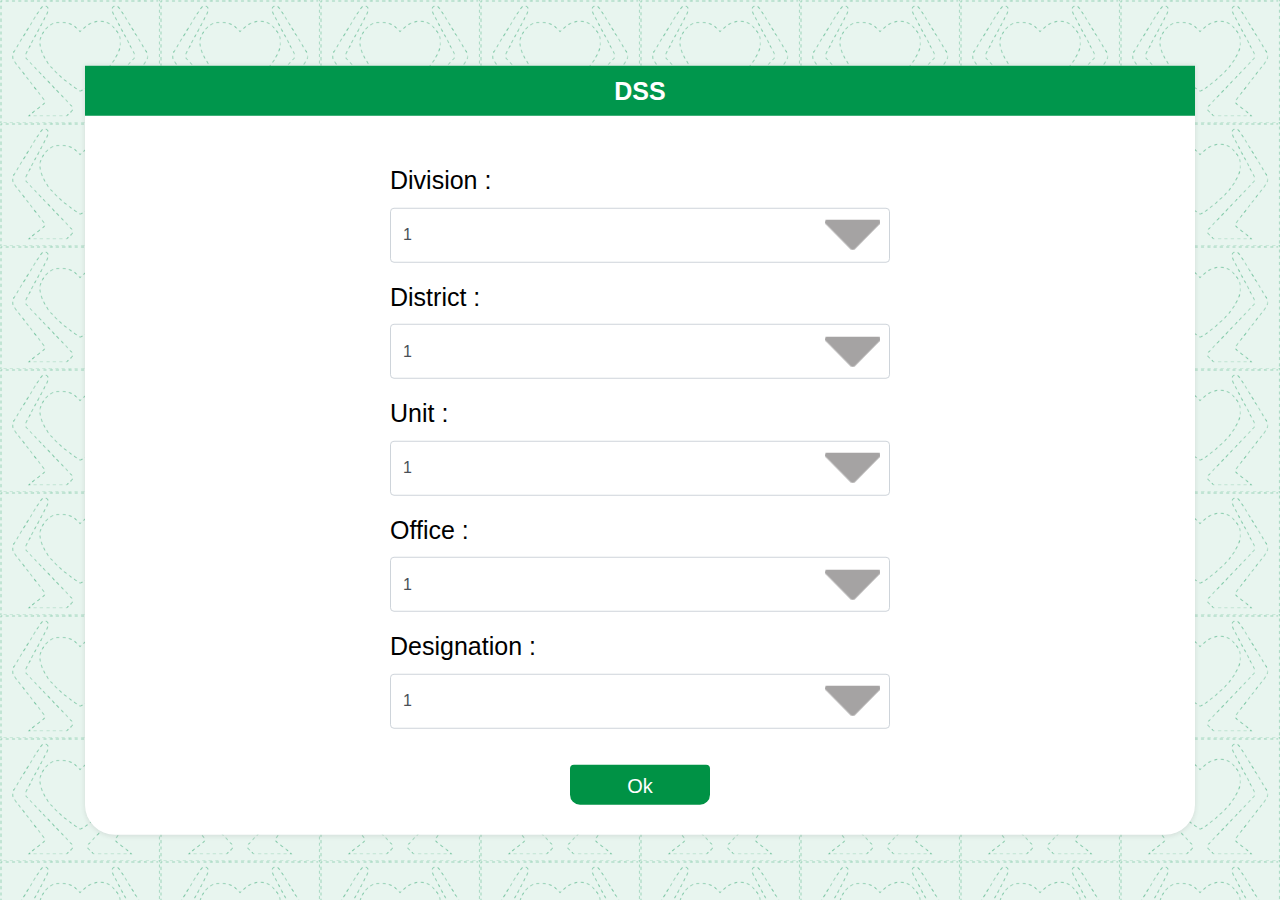
<file: dss/index.html>
<!DOCTYPE html>
<html lang="en">
  <head>
    <!-- Required meta tags -->
    <meta charset="utf-8" />
    <meta name="viewport" content="width=device-width, initial-scale=1, shrink-to-fit=no" />
    <!-- Bootstrap CSS -->
    <link rel="stylesheet" href="css/bootstrap.min.css" />
    <link rel="stylesheet" href="css/style.css" />
    <title>DSS</title>
  </head>

  <body>
	<section class="dss_sec">
		<div class="dss_inner_sec">
			<div class="container">
				<div class="row">
					<div class="col-lg-12">
						<div class="dss_form_sec">
							<div class="row mb-3">
								<div class="col-md-12">
									<div class="dss_form_heading">
										<h3>DSS</h3>
									</div>
								</div>
							</div>					
							<div class="dss_form_inner">
								<div class="row">
									<div class="col-md-12 col-lg-12">
										<div class="form-group">
											<label for="division">Division :</label>
											<select class="form-control" id="division">
											<option>1</option>
											<option>2</option>
											<option>3</option>
											<option>4</option>
											<option>5</option>
											</select>
										</div>
									</div>
									<div class="col-md-12 col-lg-12">
										<div class="form-group">
											<label for="district">District :</label>
											<select class="form-control" id="district">
											<option>1</option>
											<option>2</option>
											<option>3</option>
											<option>4</option>
											<option>5</option>
											</select>
										</div>
									</div>
									<div class="col-md-12 col-lg-12">
										<div class="form-group">
											<label for="unit">Unit :</label>
											<select class="form-control" id="unit">
											<option>1</option>
											<option>2</option>
											<option>3</option>
											<option>4</option>
											<option>5</option>
											</select>
										</div>
									</div>
									<div class="col-md-12 col-lg-12">
										<div class="form-group">
											<label for="office">Office :</label>
											<select class="form-control" id="office">
											<option>1</option>
											<option>2</option>
											<option>3</option>
											<option>4</option>
											<option>5</option>
											</select>
										</div>
									</div>
									<div class="col-md-12 col-lg-12">
										<div class="form-group">
											<label for="designation">Designation :</label>
											<select class="form-control" id="designation">
											<option>1</option>
											<option>2</option>
											<option>3</option>
											<option>4</option>
											<option>5</option>
											</select>
										</div>
									</div>
								</div>
								<div class="row">
									<div class="col-md-12">
										<div class="submit_sec">
											<button type="submit" class="btn submit_button">Ok</button>
										</div>
									</div>
								</div>
							</div>
						</div>
					</div>
				</div>
			</div>
		</div>
	</section>

    <!-- Optional JavaScript -->
    <!-- jQuery first, then Popper.js, then Bootstrap JS -->
    <script src="js/jquery-3.5.1.slim.min.js"></script>
    <script src="js/popper.min.js"></script>
    <script src="js/bootstrap.min.js"></script>
  </body>
</html>
</file>
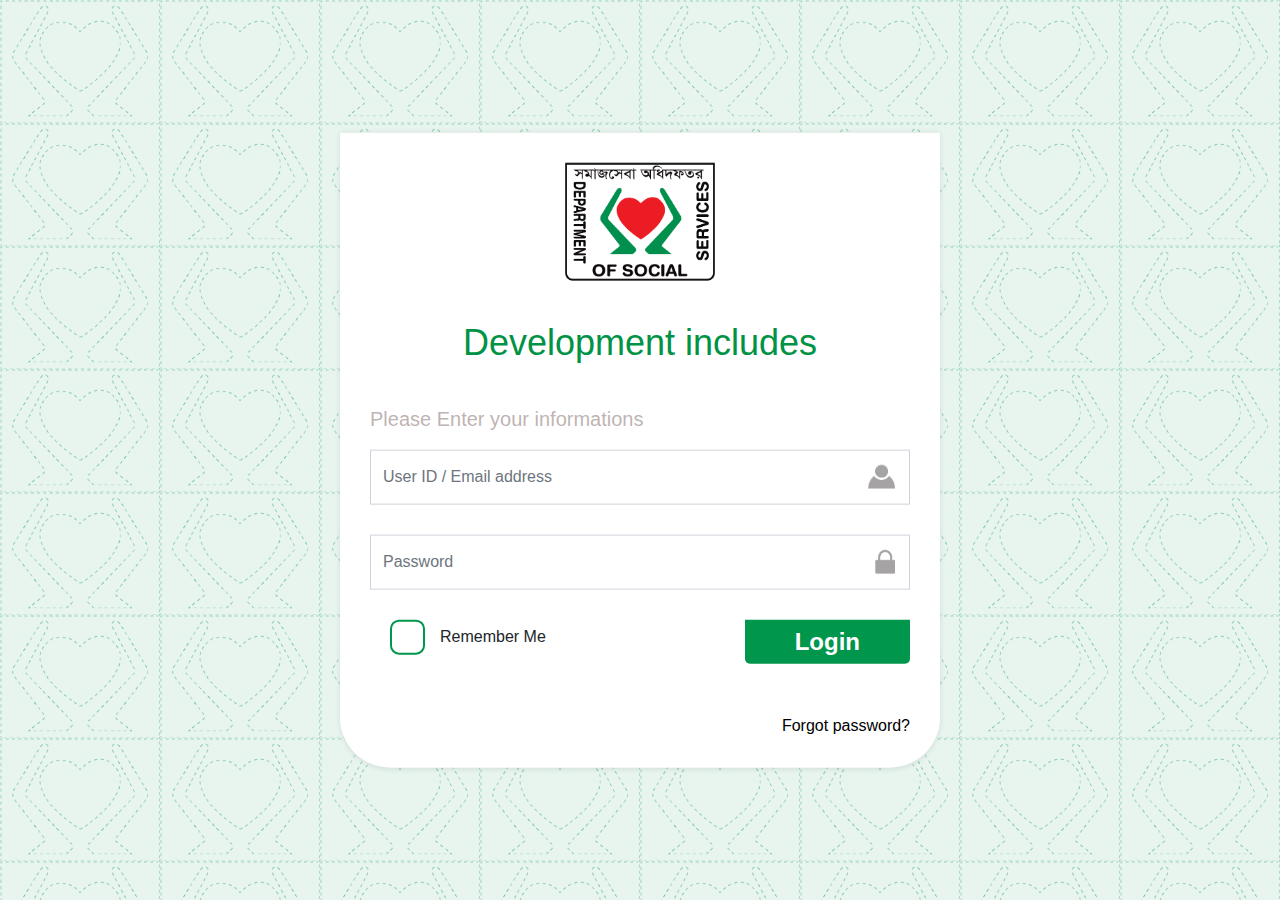
<file: login-form/index.html>
<!doctype html>
<html lang="en">
<head>
  <meta charset="utf-8">
  <meta name="viewport" content="width=device-width, initial-scale=1, shrink-to-fit=no">
  <!-- Bootstrap CSS -->
  <link rel="stylesheet" href="css/bootstrap.min.css">
  <link rel="stylesheet" href="css/style.css">
  <title>Login Form</title>
</head>

<body>
<section class="login_section">
  <div class="login_section_inner">
    <div class="container">
      <div class="row justify-content-center align-items-center">
        <diiv class="col-md-12 col-lg-12">
            <div class="login_inner_sec">                
                <div class="row ">
                  <div class="col-md-12 ">
                    <div class="login_inner_sec_header">
                      <img class="logo img-fluid" src="img/dss_logo.png" alt="">
                      <h4>Development includes</h4>
                    </div>
                  </div>
                </div>
                <div class="row">
                  <div class="col-md-12">
                    <div class="login_inner_sec_form">
                      <form>
                        <div class="row">
                          <div class="col-md-12">
                            <div class="info_sec">
                              <p>Please Enter your informations</p>
                            </div>
                          </div>
                        </div>
                        <div class="form-group">
                          <input type="email" class="form-control" id="user_id" placeholder="User ID / Email address">
                          <img src="img/userID.png" class="img-fluid input_icon" alt="">
                        </div>
                        <div class="form-group">
                          <input type="password" class="form-control" id="password" placeholder="Password">
                          <img src="img/password_icon.png" class="img-fluid input_icon" alt="">
                        </div>
                        <div class="form-row">
                          <div class="col-md-6">
                            <div class="form-group form-check">
                              <div class="checkbox_sec">
                                <input type="checkbox" class="form-check-input large_ceheckbox" id="reminder_me">
                                <label class="form-check-label" for="reminder_me"><span>Remember Me</span></label>
                              </div>
                            </div>
                          </div>
                          <div class="col-md-6">
                            <div class="submit_sec">
                              <button type="submit" class="btn submit_button">Login</button>
                            </div>
                          </div>
                        </div>  
                      </form>
                      <div class="row">
                        <div class="col-md-12">
                          <div class="forget-psw">
                            <a href="#">Forgot password?</a>
                          </div>
                        </div>
                      </div>
                    </div>
                  </div>
                </div>
                
            </div>
        </diiv>
      </div>
    </div>
  </div>
</section>



  <!-- Optional JavaScript -->
  <!-- jQuery first, then Popper.js, then Bootstrap JS -->
  <script src="js/jquery-3.5.1.slim.min.js"></script>
  <script src="js/popper.min.js"></script>
  <script src="js/bootstrap.min.js"></script>
</body>

</html>
</file>
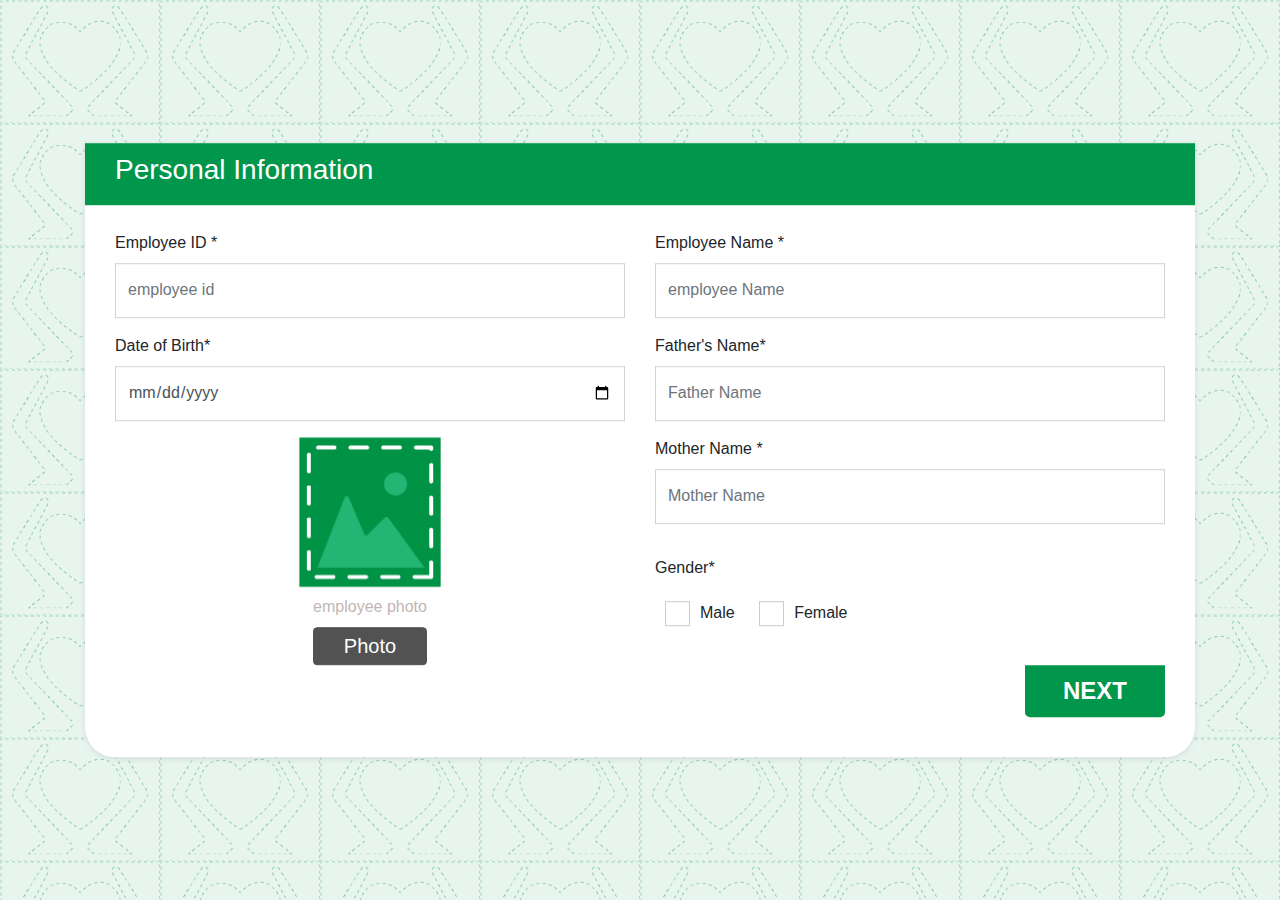
<file: personal-information/index.html>
<!DOCTYPE html>
<html lang="en">
  <head>
    <meta charset="utf-8" />
    <meta
      name="viewport"
      content="width=device-width, initial-scale=1, shrink-to-fit=no" />
    <link rel="stylesheet" href="css/bootstrap.min.css" />
    <link rel="stylesheet" href="css/style.css" />

    <title>Personal Information</title>
  </head>

  <body>
	<section class="personal_information_sec">
		<div class="personal_information_inner">  
			<div class="container">
				<div class="row no-gutters">
					<div class="col-md-12">
						<div class="personal_info_form">
							<div class="row mb-3">
								<div class="col-md-12">
									<div class="personal_info_form_heading">
										<h3>Personal Information</h3>
									</div>
								</div>
							</div>
							<div class="personal_info_inner_form"> 
								<div class="row">
									<div class="col-md-6 col-lg-6">
										<div class="form-group">
											<label for="employee_id">Employee ID <span>*</span></label>
											<input type="text" class="form-control" id="employee_id" placeholder="employee id"/>
										</div>
									</div>
									<div class="col-md-6 col-lg-6">
										<div class="form-group">
											<label for="employee_name">Employee Name <span>*</span></label>
											<input type="text" class="form-control" id="employee_name" placeholder="employee Name"/>
										</div>
									</div>
									<div class="col-md-6 col-lg-6">
										<div class="form-group">
											<label for="employee_dob">Date of Birth<span>*</span></label>
											<input type="date" class="form-control" id="employee_dob" placeholder="date of birth"/>
										</div>
									</div>
									<div class="col-md-6 col-lg-6">
										<div class="form-group">
											<label for="fathers_name">Father's Name<span>*</span></label>
											<input type="text" class="form-control" id="fathers_name" placeholder="Father Name"/>
										</div>
									</div>
									<div class="col-md-6 col-lg-6">
										<div class="employee_avatar_sec">
											<img class="img-fluid employee_avatar" src="img/employe_avatar.png" alt=""/>
											<p class="pt-2 mb-2">employee photo</p>
											<button type="button" class="btn btn-dark btn_black">Photo</button>
										</div>
									</div>
									<div class="col-md-6 col-lg-6">
										<div class="form-group">
											<label for="mother_name">Mother Name <span>*</span></label>
											<input type="text" class="form-control" id="mother_name" placeholder="Mother Name"/>
										</div>
										<div class="gender_sec">
											<p class="pt-3">Gender<span>*</span></p>
											<div class="rbtn">
												 <label>
													<input type="radio" name="gender" id="gender" />
													<span>Male</span>
											  </label>
		
											  <label>
													<input type="radio" name="gender" id="gender" />
													<span>Female</span>
											  </label>
										  </div>
										</div>
									</div>
								</div>
								<div class="row">
									<div class="col-md-12">
										<div class="submit_sec">
											<button type="submit" class="btn submit_button">NEXT</button>
										</div>
									</div>
								</div>
							</div>
						</div>
					</div>
				</div>
			</div>
		</div>
	</section>
    <script src="js/jquery-3.5.1.slim.min.js"></script>
    <script src="js/popper.min.js"></script>
    <script src="js/bootstrap.min.js"></script>
  </body>
</html>
</file>
<file: dss/css/style.css>
.form-control:focus {
    border-color: #00964C;
    outline: 0;
    box-shadow: none;
}

.dss_sec{
    background-color: #e8f5ef;
    background-image: url(../img/bgimage.png);
    background-repeat: repeat;
    height: 100vh;
    position: relative;
}
.dss_inner_sec{
    position: absolute;
    top: 50%;
    left: 50%;
    width: 100%;
    height: auto;
    transform: translate(-50%, -50%);
}
.dss_form_sec{
    background-color: #ffffff;
    border-bottom-right-radius: 30px;
    border-bottom-left-radius: 30px;
    box-shadow: 0 1px 5px 0 rgba(50, 50, 50, 0.12);
}

.dss_form_heading {
    background-color: #00964C;
    color: white;
    padding: 10px 30px;    
    text-align: center;    
}
.dss_form_heading h3{
    font-size: 25px;
    font-weight: 900;
    margin:0;
}
.dss_form_inner{
    max-width: 500px;
    margin: 0 auto;
    padding: 30px 0;
}
.submit_sec{
    text-align: center;
    margin-top: 20px;
}
.submit_button {
    width: 140px;
    height: 40px;
    font-size: 20px;
    background-color: #009245;
    color: white;
    border: none;
    border-bottom-right-radius: 10px;
    border-bottom-left-radius: 10px;
}
select.form-control{
    height: 55px;
    background: url('../img/select.png') no-repeat right;
    -webkit-appearance: none;
    background-position-x: 98%;
}
.dss_form_inner label{
    color: #000000;
    font-size: 25px;
}
@media (max-width: 767px) {
    .dss_sec{
        height: auto;
    }
    .dss_inner_sec {
        position: relative;
        top: inherit;
        left: inherit;
        transform: inherit;
        padding: 50px 0;
    }
    .dss_form_inner{
        padding: 30px 15px;
    }
}
</file>
<file: login-form/css/style.css>
body {
    background-color: #e8f5ef;
    background-image: url(../img/bgimage.png);
    background-repeat: repeat;

}
/******* Default ********/
.form-control:focus {
    outline: 0;
    box-shadow: none;
    border-color: #00964C;
}
.btn:focus, .btn-dark:focus {
    background-color:none;
    border-color: none;
    box-shadow: none;
}

/******* Default ********/

.login_section{
  background-color: #e8f5ef;
  background-image: url(../img/bgimage.png);
  background-repeat: repeat;
  height: 100vh;
  position: relative;
}
.login_section_inner{
  position: absolute;
  top:50%;
  left: 50%;
  width:100%;
  height: auto;
  transform: translate(-50%, -50%);
}

.login_inner_sec{
    background-color: #ffffff;
    border-bottom-right-radius: 50px;
    border-bottom-left-radius: 50px;
    padding: 30px;
    box-shadow: 0 1px 5px 0 rgba(50, 50, 50, 0.12);
    max-width: 600px;
    margin: 0 auto;
}
.login_inner_sec_header{
    text-align: center;
}
.login_inner_sec_header .logo{
    max-width: 150px;;
}
.login_inner_sec_header h4{
    color: #009245;
    font-size: 36px;
    padding: 40px 0;
    margin: 0;
}
.info_sec{
    color: #b9acaceb;
    font-size: 20px
}
.submit_sec{
    text-align: right;
}
.submit_button{
    min-width: 140px;
    font-size: 24px;
    font-weight: 600;
    background-color: #00964C;
    border: 1px solid #00964C;
    color: #ffffff;
    padding: 4px 50px;
    border: none;
    border-radius: 0;
    border-bottom-right-radius: 5px;
    border-bottom-left-radius: 5px;
}
.forget-psw{
    text-align: right;
    margin-top: 30px;
}
.forget-psw a{
    display: inline-block;
    color:#000000;
}
.login_inner_sec_form .form-group{
    position: relative;
    margin-bottom: 30px;
}
.login_inner_sec_form .form-group .form-control{
    position: relative;
    height: 55px;
    border-radius: 0;
}
.login_inner_sec_form .form-group .input_icon{
    position: absolute;
    right: 15px;
    top: 50%;
    max-height: 24px;
    transform: translateY(-50%);
}
.checkbox_sec {
    width: 100%;
    position: relative;
    display: block;
  }
  .checkbox_sec label {
    position: relative;
    min-height: 34px;
    display: block;
    padding-left: 50px;
    margin-bottom: 0;
    font-weight: normal;
    cursor: pointer;
  }
  .checkbox_sec label span {
    position: absolute;
    top: 50%;
    transform: translateY(-50%);
  }
  .checkbox_sec label:before {
    content: '';
    position: absolute;
    left: 0;
    top: 0;
    width: 35px;
    height: 35px;
    border-radius: 9px;
    transition: transform 0.28s ease;
    border: 2px solid #00964c;
    

  }
  .checkbox_sec label:after {
    content: '';
    display: block;
    width: 20px;
    height: 10px;
    border-bottom: 2px solid #00964c;
    border-left: 2px solid #00964c;
    transform: rotate(-45deg) scale(0);
    transition: transform ease 0.25s;
    position: absolute;
    top: 10px;
    left: 8px;
  }
  .checkbox_sec input[type="checkbox"] {
    width: auto;
    opacity: 0.00000001;
    position: absolute;
    left: 0;
    margin-left: -20px;
  }
  .checkbox_sec input[type="checkbox"]:checked ~ label:before {
    border: 2px solid #34C37A;
  }
  .checkbox_sec input[type="checkbox"]:checked ~ label:after {
    transform: rotate(-45deg) scale(1);
  }
  .checkbox_sec input[type="checkbox"]:focus + label::before {
    outline: 0;
  }
  
/******************** Responsive ***************************/
@media (max-width: 767px) {
    .login_inner_sec{
        border-radius: 50px;
    }
    .submit_sec {
        text-align: center;
    }
    .login_inner_sec_header h4 {
        font-size: 25px;
        padding: 25px 0;
    }
    .login_inner_sec_form .form-group {
        margin-bottom: 20px;
    }
}
</file>
<file: personal-information/css/style.css>
/******* Default ********/
.form-control:focus {
    outline: 0;
    box-shadow: none;
    border-color: #00964C;
}
.btn:focus, .btn-dark:focus {
    background-color:none;
    border-color: none;
    box-shadow: none;
}
/******* Default ********/

.personal_information_sec{
  background-color: #e8f5ef;
  background-image: url(../img/bgimage.png);
  background-repeat: repeat;
  height: 100vh;
  position: relative;
}
.personal_information_inner{
  position: absolute;
  top:50%;
  left: 50%;
  width:100%;
  height: auto;
  transform: translate(-50%, -50%);

}
.personal_info_form{
  background-color: #ffffff;
  border-bottom-right-radius: 30px;
  border-bottom-left-radius: 30px;
  box-shadow: 0 1px 5px 0 rgba(50, 50, 50, 0.12);
}
.personal_info_form_heading{
  background-color: #00964C;
  color: white;
  padding: 10px 30px;
  font-size: 25px;
}
.personal_info_inner_form{
    padding: 10px 30px;
}
.personal_info_inner_form .form-control{
    height: 55px;
    border-radius: 0;
}
.employee_avatar_sec{
    text-align: center;
}
img.employee_avatar{
    max-height: 150px;
}
.employee_avatar_sec p{
    color: #b9acaceb;
}
.employee_avatar_sec .btn_black{
    min-width: 100px;
    padding: 3px 30px;
    font-size: 20px;
    background-color: #525252;
    border-color: #525252;
}
.gender_sec input{
    display: none;
}
.gender_sec label{
    display: inline-block;
    padding: 5px 10px;
    cursor: pointer;
}
.gender_sec label span{
    position: relative;
    line-height: 22px;
}
.gender_sec label span::before,
.gender_sec label span::after{
    content: '';
}
.gender_sec label span::before{
    border: 1px solid #ccc;
    width: 25px;
    height: 25px;
    margin-right: 10px;
    display: inline-block;
    vertical-align: top;
}
.gender_sec label span::after{
    background: #222021;
    width: 17px;
    height: 16px;
    position: absolute;
    top: 2px;
    left: 4px;;
    transition: 300ms;
    opacity: 0
}
.gender_sec label input:checked+span:after {
    opacity: 1;
  }
.submit_sec{
    text-align: right;
    margin-bottom: 30px;
}
.submit_button{
    min-width: 140px;
    font-size: 24px;
    font-weight: 600;
    background-color: #00964C;
    border:1px solid #00964C;
    color: #ffffff;
    padding: 8px 8px;
    border: none;
    border-radius: 0;
    border-bottom-right-radius: 5px;
    border-bottom-left-radius: 5px;
}
.submit_button:hover{
    background-color: #ffffff;
    color: #00964C;
    border:1px solid #00964C;
}
/******************** Responsive ***************************/
@media (max-width: 768px) {
.personal_information_sec{
    height:100%;
}
.personal_info_form{
    margin:30px 0;
}
.personal_information_inner{
    position: relative;
    top: inherit;
    left: inherit;
    transform: inherit;
}
.personal_info_inner_form .form-control {
    height: 40px;
}
.submit_sec{
    margin-top: 30px;
}
}
</file>
